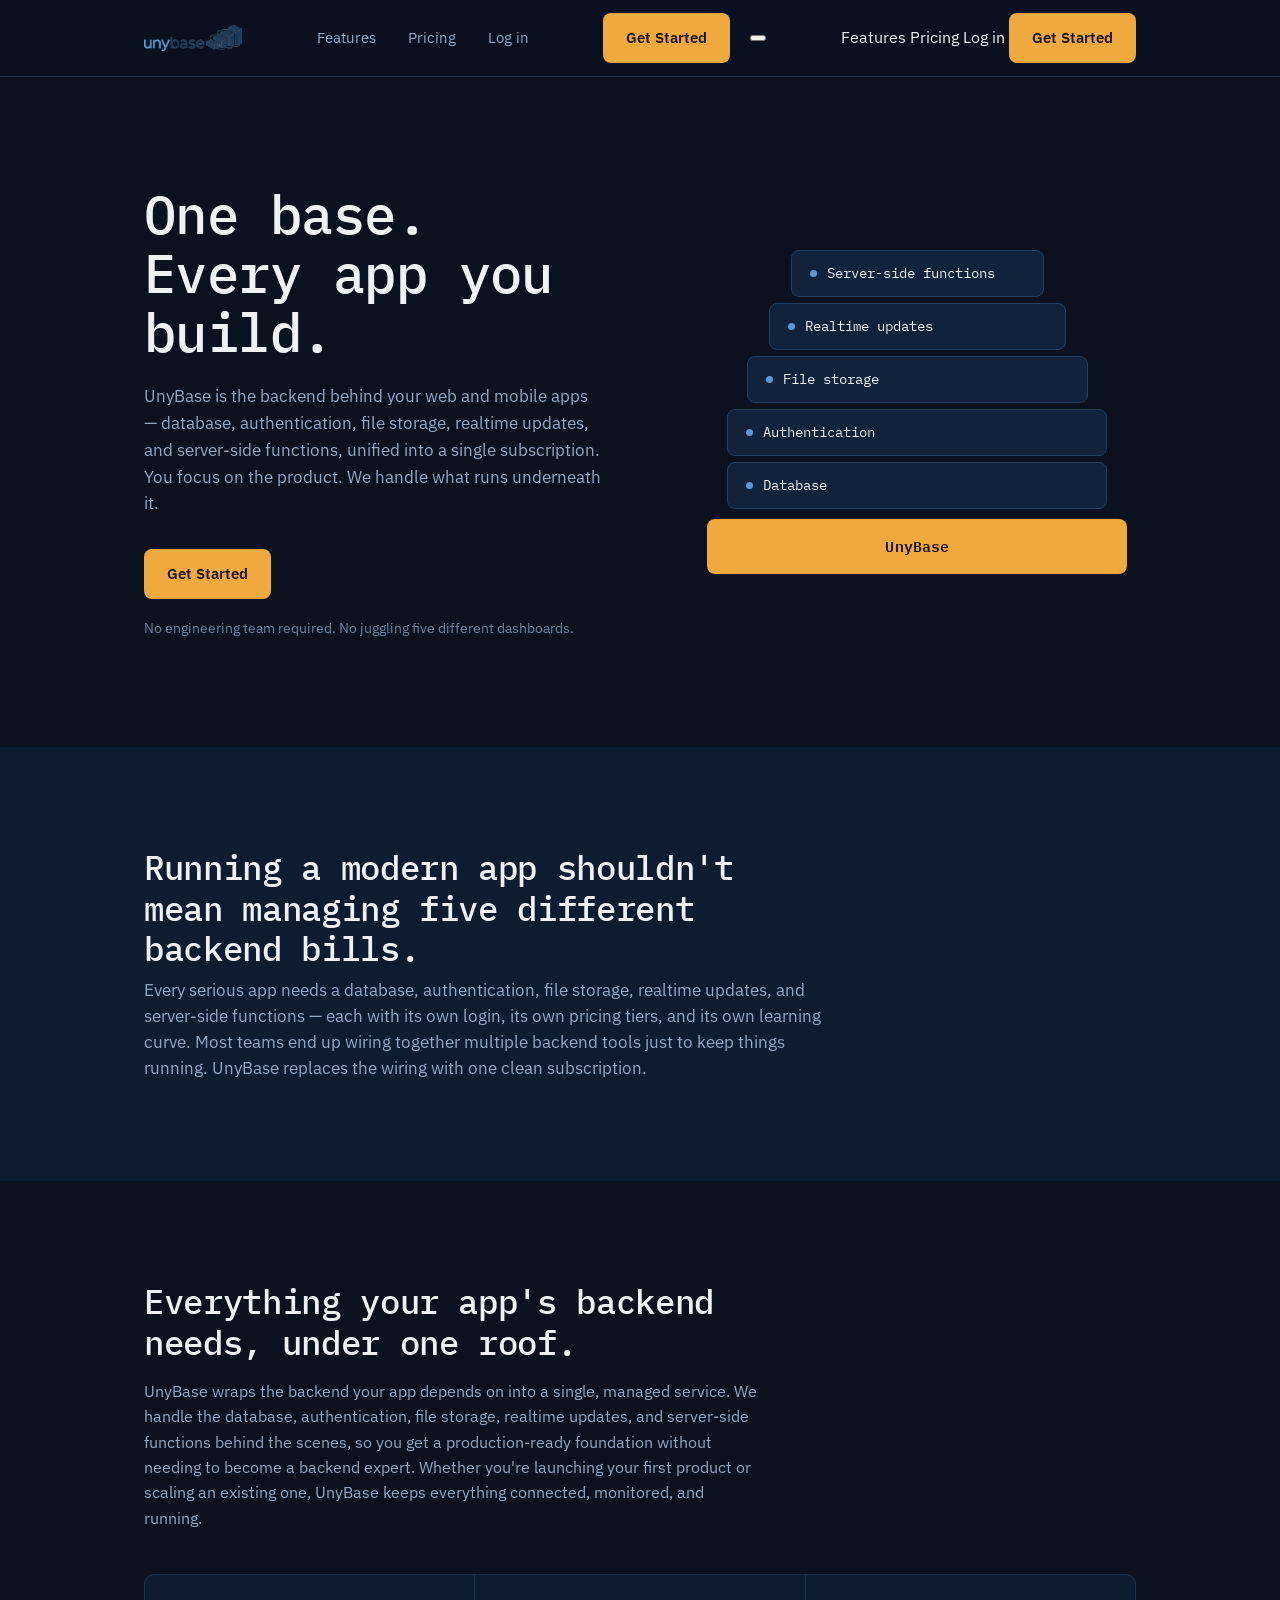
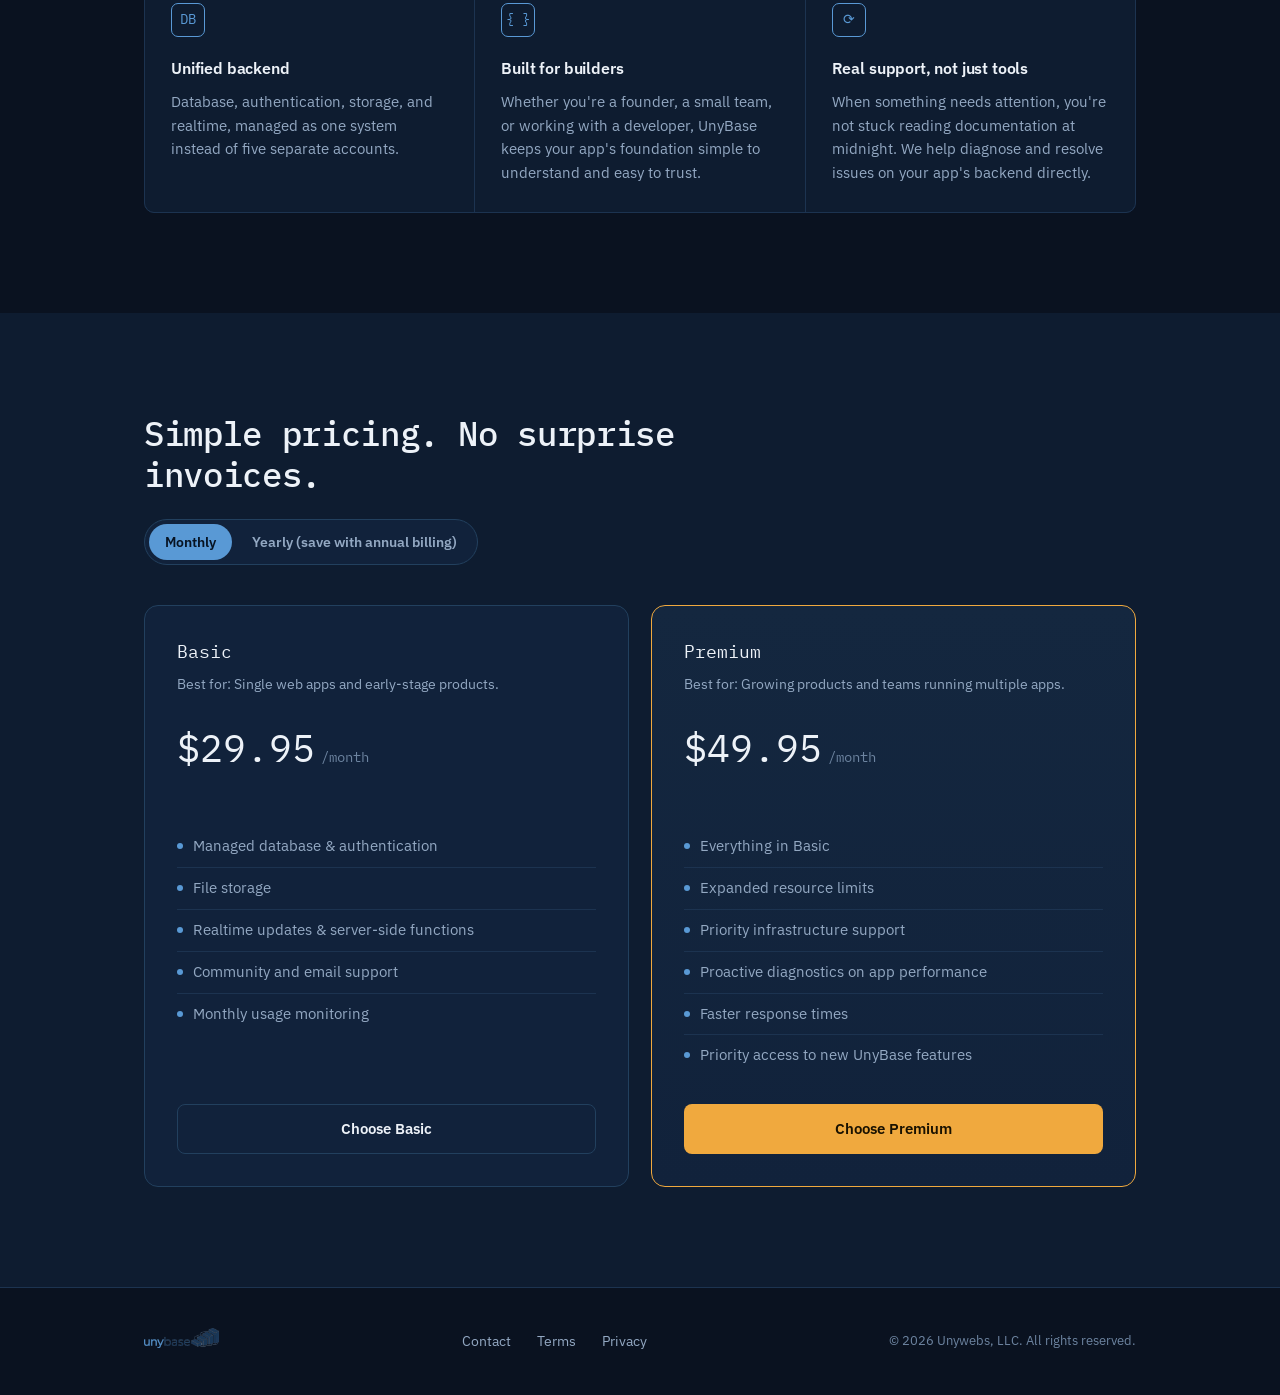
<file: unybase-marketing/index.html>
<!DOCTYPE html>
<html lang="en">
<head>
<meta charset="UTF-8" />
<meta name="viewport" content="width=device-width, initial-scale=1.0" />
<title>UnyBase — One base. Every app you build.</title>
<meta name="description" content="UnyBase is the managed backend behind your web and mobile apps — database, authentication, file storage, realtime updates, and server-side functions, unified into a single subscription." />
<link rel="icon" type="image/png" href="assets/favicon.png" />
<script>document.documentElement.classList.add('js');</script>
<link rel="preconnect" href="https://fonts.googleapis.com" />
<link rel="preconnect" href="https://fonts.gstatic.com" crossorigin />
<link href="https://fonts.googleapis.com/css2?family=IBM+Plex+Mono:wght@400;500;600&family=IBM+Plex+Sans:wght@400;500;600&display=swap" rel="stylesheet" />
<link rel="stylesheet" href="css/style.css" />
</head>
<body>

<header class="site-header">
  <div class="wrap">
    <a class="logo-link" href="#top" aria-label="UnyBase home">
      <img src="assets/logo.png" alt="UnyBase" />
    </a>
    <nav class="nav-links" aria-label="Primary">
      <a class="nav-item" href="#features">Features</a>
      <a class="nav-item" href="#pricing">Pricing</a>
      <a class="nav-item" href="https://unybase.unywebs.com/login">Log in</a>
    </nav>
    <div class="header-actions">
      <a class="btn btn-amber" href="https://unybase.unywebs.com/signup?plan=basic">Get Started</a>
      <button type="button" class="nav-toggle" aria-label="Menu" aria-expanded="false" aria-controls="mobile-nav"><span></span></button>
    </div>
    <nav id="mobile-nav" class="mobile-nav" aria-label="Mobile">
      <a class="nav-item" href="#features">Features</a>
      <a class="nav-item" href="#pricing">Pricing</a>
      <a class="nav-item" href="https://unybase.unywebs.com/login">Log in</a>
      <a class="btn btn-amber" href="https://unybase.unywebs.com/signup?plan=basic">Get Started</a>
    </nav>
  </div>
</header>

<main id="top">

  <!-- Hero -->
  <section class="hero">
    <div class="wrap">
      <div class="hero-copy reveal">
        <h1>One base.<br />Every app you build.</h1>
        <p class="hero-sub">UnyBase is the backend behind your web and mobile apps — database, authentication, file storage, realtime updates, and server-side functions, unified into a single subscription. You focus on the product. We handle what runs underneath it.</p>
        <div class="hero-actions">
          <a class="btn btn-amber" href="https://unybase.unywebs.com/signup?plan=basic">Get Started</a>
        </div>
        <p class="hero-secondary-line">No engineering team required. No juggling five different dashboards.</p>
      </div>

      <div class="hero-visual reveal" aria-hidden="true">
        <div class="stack-diagram">
          <div class="stack-band" style="--w: 58%;"><span class="stack-band-row"><span class="dot"></span>Server-side functions</span></div>
          <div class="stack-band" style="--w: 68%;"><span class="stack-band-row"><span class="dot"></span>Realtime updates</span></div>
          <div class="stack-band" style="--w: 78%;"><span class="stack-band-row"><span class="dot"></span>File storage</span></div>
          <div class="stack-band" style="--w: 89%;"><span class="stack-band-row"><span class="dot"></span>Authentication</span></div>
          <div class="stack-band" style="--w: 100%;"><span class="stack-band-row"><span class="dot"></span>Database</span></div>
          <div class="stack-base">UnyBase</div>
        </div>
      </div>
    </div>
  </section>

  <!-- Problem -->
  <section class="section-alt">
    <div class="wrap">
      <div class="section-head reveal">
        <h2>Running a modern app shouldn't mean managing five different backend bills.</h2>
      </div>
      <p class="problem-body reveal">Every serious app needs a database, authentication, file storage, realtime updates, and server-side functions — each with its own login, its own pricing tiers, and its own learning curve. Most teams end up wiring together multiple backend tools just to keep things running. UnyBase replaces the wiring with one clean subscription.</p>
    </div>
  </section>

  <!-- Solution -->
  <section id="features">
    <div class="wrap">
      <div class="section-head reveal">
        <h2>Everything your app's backend needs, under one roof.</h2>
        <p>UnyBase wraps the backend your app depends on into a single, managed service. We handle the database, authentication, file storage, realtime updates, and server-side functions behind the scenes, so you get a production-ready foundation without needing to become a backend expert. Whether you're launching your first product or scaling an existing one, UnyBase keeps everything connected, monitored, and running.</p>
      </div>

      <div class="feature-grid">
        <div class="feature-panel reveal">
          <div class="feature-mark">DB</div>
          <h3>Unified backend</h3>
          <p>Database, authentication, storage, and realtime, managed as one system instead of five separate accounts.</p>
        </div>
        <div class="feature-panel reveal">
          <div class="feature-mark">{ }</div>
          <h3>Built for builders</h3>
          <p>Whether you're a founder, a small team, or working with a developer, UnyBase keeps your app's foundation simple to understand and easy to trust.</p>
        </div>
        <div class="feature-panel reveal">
          <div class="feature-mark">⟳</div>
          <h3>Real support, not just tools</h3>
          <p>When something needs attention, you're not stuck reading documentation at midnight. We help diagnose and resolve issues on your app's backend directly.</p>
        </div>
      </div>
    </div>
  </section>

  <!-- Pricing -->
  <section id="pricing" class="section-alt">
    <div class="wrap">
      <div class="pricing-head-row reveal">
        <div class="section-head">
          <h2>Simple pricing. No surprise invoices.</h2>
        </div>
        <div class="billing-toggle" role="group" aria-label="Billing cycle">
          <button type="button" data-cycle="monthly" class="is-active">Monthly</button>
          <button type="button" data-cycle="yearly">Yearly (save with annual billing)</button>
        </div>
      </div>

      <div class="plan-grid">

        <div class="plan-card reveal" data-plan="basic">
          <div class="plan-name">Basic</div>
          <p class="plan-for">Best for: Single web apps and early-stage products.</p>
          <div class="plan-price">
            <span class="amount" data-role="amount">$29.95</span>
            <span class="cycle" data-role="cycle">/month</span>
          </div>
          <p class="plan-yearly-note" data-role="yearlynote"></p>
          <ul class="plan-list">
            <li>Managed database &amp; authentication</li>
            <li>File storage</li>
            <li>Realtime updates &amp; server-side functions</li>
            <li>Community and email support</li>
            <li>Monthly usage monitoring</li>
          </ul>
          <a class="btn btn-outline btn-block" data-role="choose" href="https://unybase.unywebs.com/signup?plan=basic">Choose Basic</a>
        </div>

        <div class="plan-card is-premium reveal" data-plan="premium">
          <div class="plan-name">Premium</div>
          <p class="plan-for">Best for: Growing products and teams running multiple apps.</p>
          <div class="plan-price">
            <span class="amount" data-role="amount">$49.95</span>
            <span class="cycle" data-role="cycle">/month</span>
          </div>
          <p class="plan-yearly-note" data-role="yearlynote"></p>
          <ul class="plan-list">
            <li>Everything in Basic</li>
            <li>Expanded resource limits</li>
            <li>Priority infrastructure support</li>
            <li>Proactive diagnostics on app performance</li>
            <li>Faster response times</li>
            <li>Priority access to new UnyBase features</li>
          </ul>
          <a class="btn btn-amber btn-block" data-role="choose" href="https://unybase.unywebs.com/signup?plan=premium">Choose Premium</a>
        </div>

      </div>
    </div>
  </section>

</main>

<footer class="site-footer">
  <div class="wrap">
    <div class="footer-logo"><img src="assets/logo.png" alt="UnyBase" /></div>
    <nav class="footer-links" aria-label="Footer">
      <a href="#">Contact</a>
      <a href="#">Terms</a>
      <a href="#">Privacy</a>
    </nav>
    <p class="footer-copy">© 2026 Unywebs, LLC. All rights reserved.</p>
  </div>
</footer>

<script src="js/config.js"></script>
<script src="js/main.js"></script>
</body>
</html>
</file>
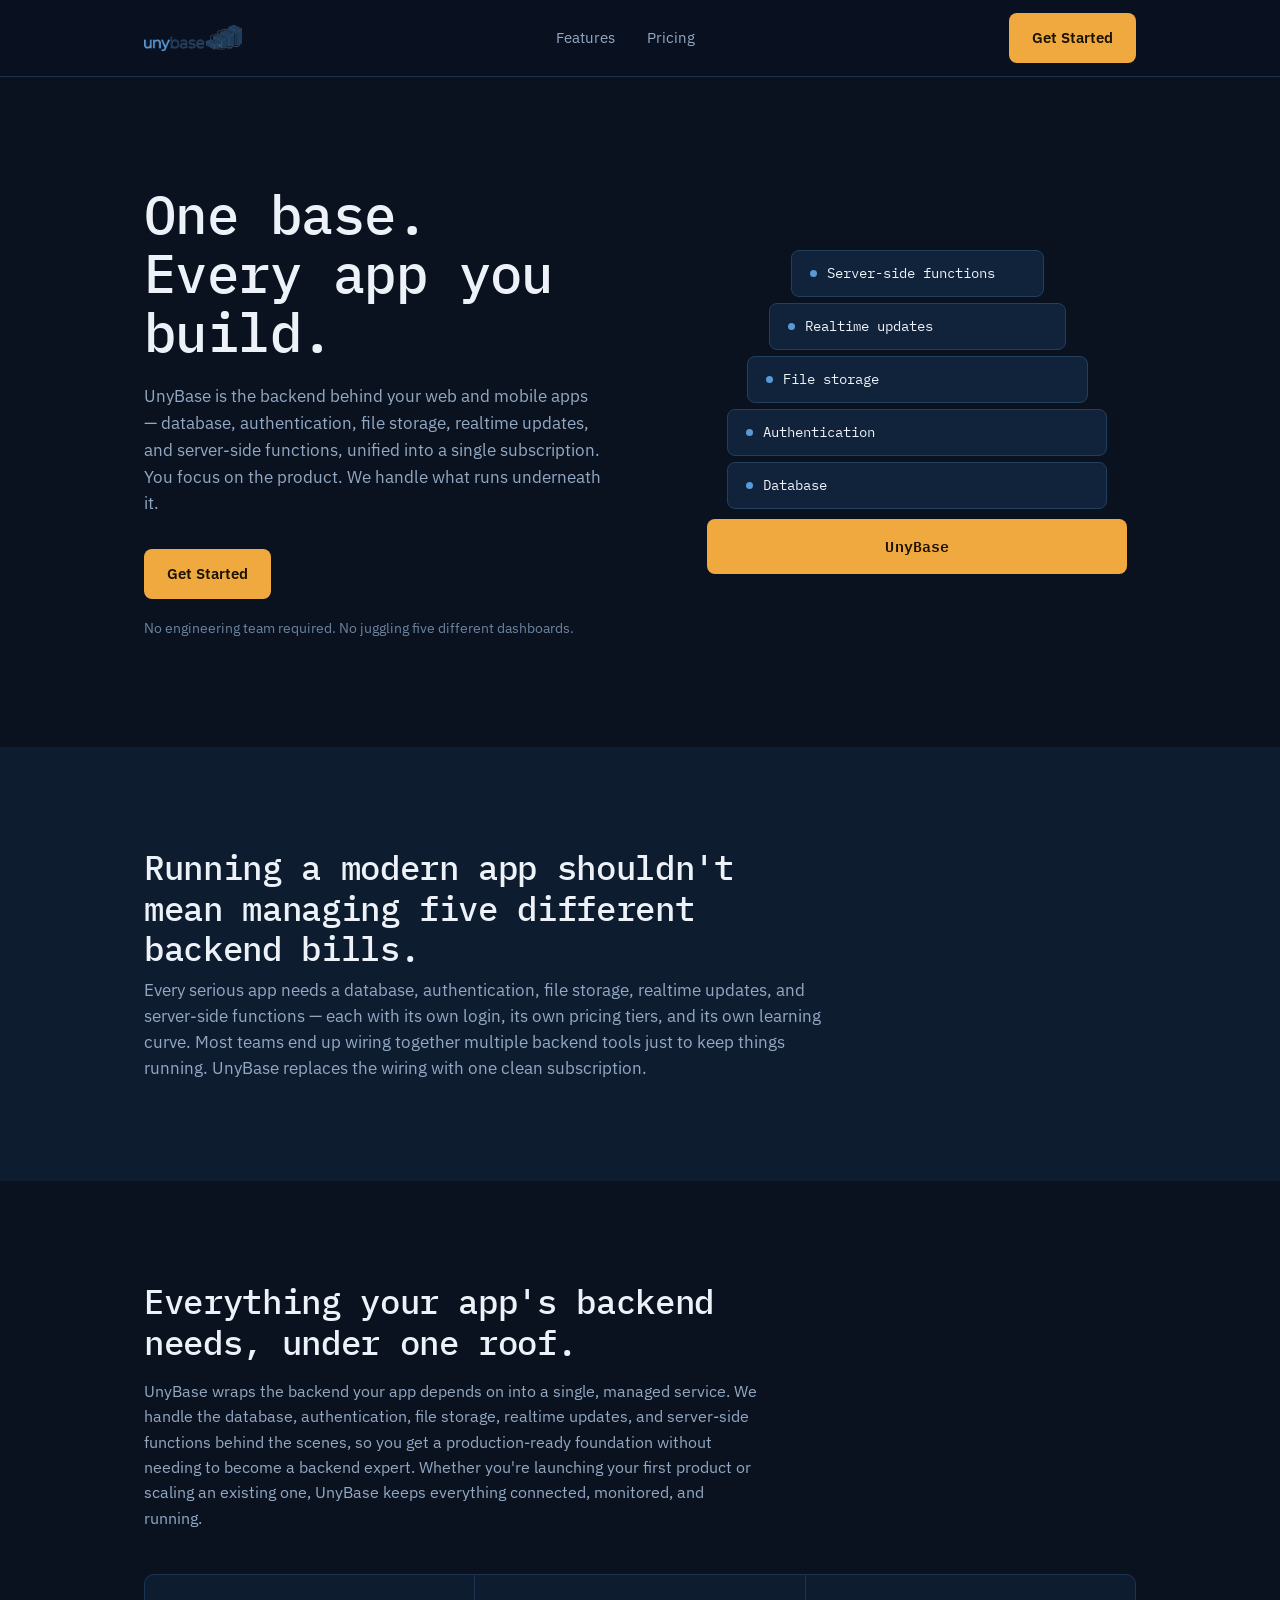
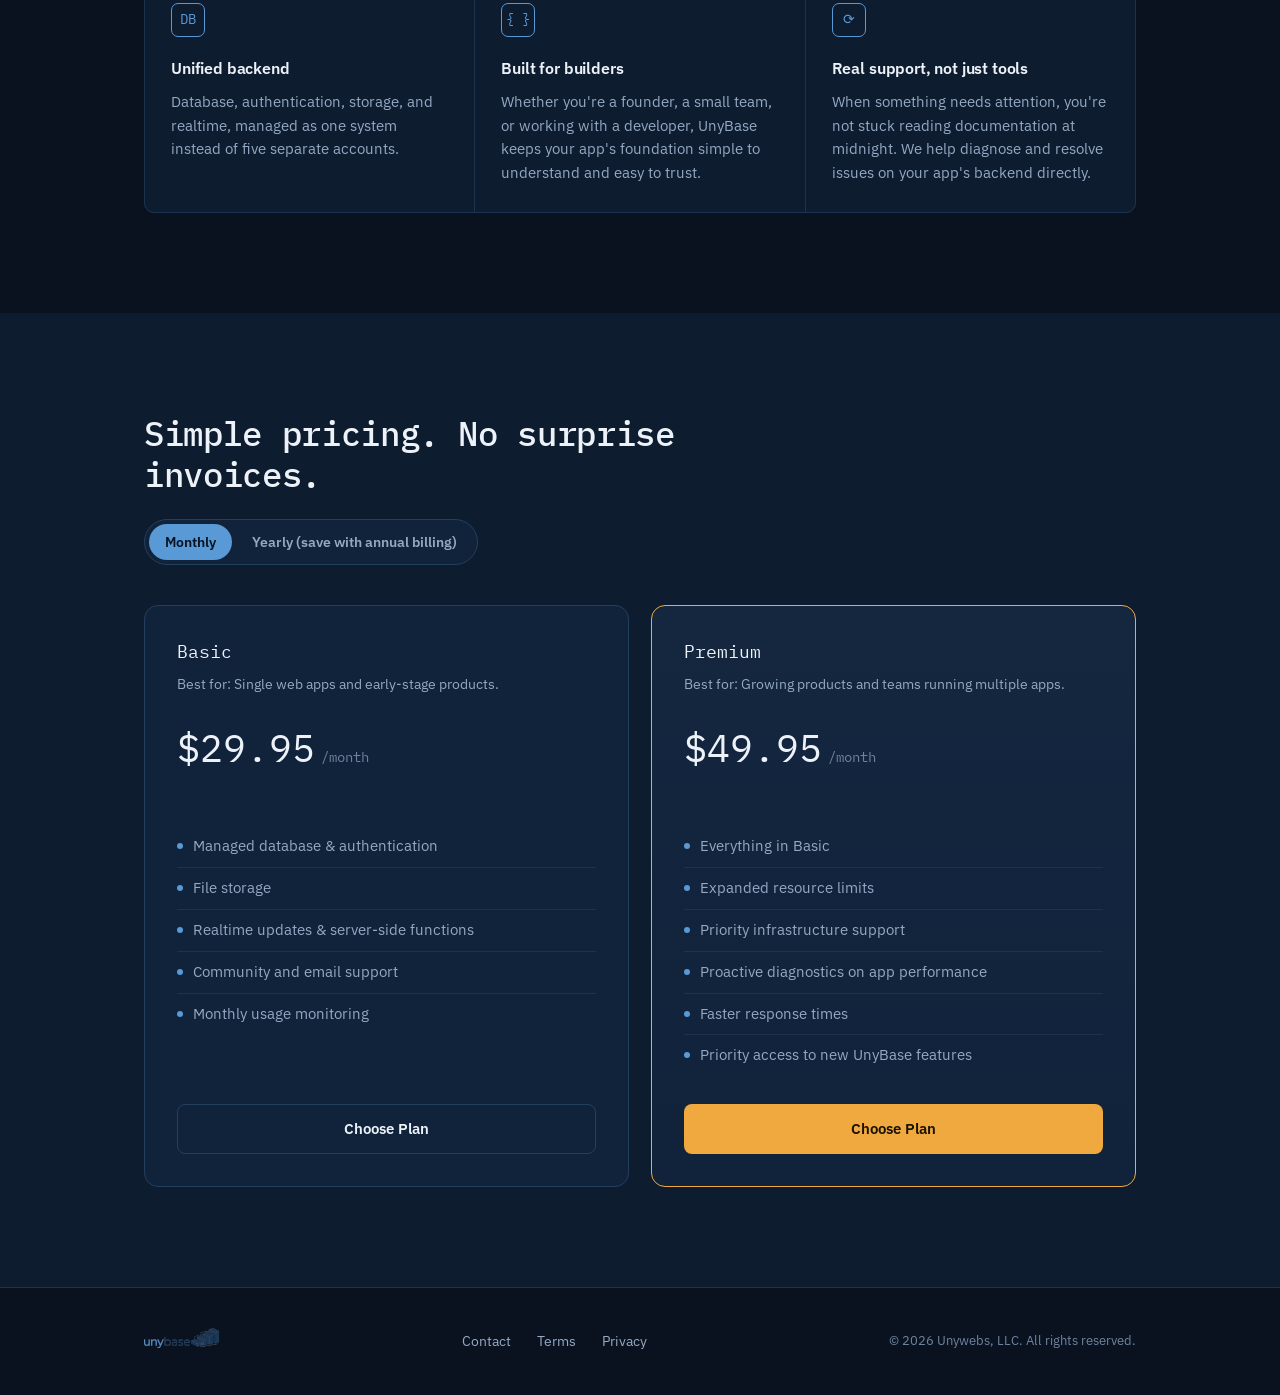
<file: unybase/index.html>
<!DOCTYPE html>
<html lang="en">
<head>
<meta charset="UTF-8" />
<meta name="viewport" content="width=device-width, initial-scale=1.0" />
<title>UnyBase — One base. Every app you build.</title>
<meta name="description" content="UnyBase is the managed backend behind your web and mobile apps — database, authentication, file storage, realtime updates, and server-side functions, unified into a single subscription." />
<link rel="icon" type="image/png" href="assets/favicon.png" />
<script>document.documentElement.classList.add('js');</script>
<link rel="preconnect" href="https://fonts.googleapis.com" />
<link rel="preconnect" href="https://fonts.gstatic.com" crossorigin />
<link href="https://fonts.googleapis.com/css2?family=IBM+Plex+Mono:wght@400;500;600&family=IBM+Plex+Sans:wght@400;500;600&display=swap" rel="stylesheet" />
<link rel="stylesheet" href="css/style.css" />
</head>
<body>

<header class="site-header">
  <div class="wrap">
    <a class="logo-link" href="#top" aria-label="UnyBase home">
      <img src="assets/logo.png" alt="UnyBase" />
    </a>
    <nav class="nav-links" aria-label="Primary">
      <a class="nav-item" href="#features">Features</a>
      <a class="nav-item" href="#pricing">Pricing</a>
    </nav>
    <div class="header-actions">
      <a class="btn btn-amber" href="checkout.html?plan=basic&cycle=monthly">Get Started</a>
      <button type="button" class="nav-toggle" aria-label="Menu" aria-expanded="false" aria-controls="mobile-nav"><span></span></button>
    </div>
    <nav id="mobile-nav" class="mobile-nav" aria-label="Mobile">
      <a class="nav-item" href="#features">Features</a>
      <a class="nav-item" href="#pricing">Pricing</a>
      <a class="btn btn-amber" href="checkout.html?plan=basic&cycle=monthly">Get Started</a>
    </nav>
  </div>
</header>

<main id="top">

  <!-- Hero -->
  <section class="hero">
    <div class="wrap">
      <div class="hero-copy reveal">
        <h1>One base.<br />Every app you build.</h1>
        <p class="hero-sub">UnyBase is the backend behind your web and mobile apps — database, authentication, file storage, realtime updates, and server-side functions, unified into a single subscription. You focus on the product. We handle what runs underneath it.</p>
        <div class="hero-actions">
          <a class="btn btn-amber" href="checkout.html?plan=basic&cycle=monthly">Get Started</a>
        </div>
        <p class="hero-secondary-line">No engineering team required. No juggling five different dashboards.</p>
      </div>

      <div class="hero-visual reveal" aria-hidden="true">
        <div class="stack-diagram">
          <div class="stack-band" style="--w: 58%;"><span class="stack-band-row"><span class="dot"></span>Server-side functions</span></div>
          <div class="stack-band" style="--w: 68%;"><span class="stack-band-row"><span class="dot"></span>Realtime updates</span></div>
          <div class="stack-band" style="--w: 78%;"><span class="stack-band-row"><span class="dot"></span>File storage</span></div>
          <div class="stack-band" style="--w: 89%;"><span class="stack-band-row"><span class="dot"></span>Authentication</span></div>
          <div class="stack-band" style="--w: 100%;"><span class="stack-band-row"><span class="dot"></span>Database</span></div>
          <div class="stack-base">UnyBase</div>
        </div>
      </div>
    </div>
  </section>

  <!-- Problem -->
  <section class="section-alt">
    <div class="wrap">
      <div class="section-head reveal">
        <h2>Running a modern app shouldn't mean managing five different backend bills.</h2>
      </div>
      <p class="problem-body reveal">Every serious app needs a database, authentication, file storage, realtime updates, and server-side functions — each with its own login, its own pricing tiers, and its own learning curve. Most teams end up wiring together multiple backend tools just to keep things running. UnyBase replaces the wiring with one clean subscription.</p>
    </div>
  </section>

  <!-- Solution -->
  <section id="features">
    <div class="wrap">
      <div class="section-head reveal">
        <h2>Everything your app's backend needs, under one roof.</h2>
        <p>UnyBase wraps the backend your app depends on into a single, managed service. We handle the database, authentication, file storage, realtime updates, and server-side functions behind the scenes, so you get a production-ready foundation without needing to become a backend expert. Whether you're launching your first product or scaling an existing one, UnyBase keeps everything connected, monitored, and running.</p>
      </div>

      <div class="feature-grid">
        <div class="feature-panel reveal">
          <div class="feature-mark">DB</div>
          <h3>Unified backend</h3>
          <p>Database, authentication, storage, and realtime, managed as one system instead of five separate accounts.</p>
        </div>
        <div class="feature-panel reveal">
          <div class="feature-mark">{ }</div>
          <h3>Built for builders</h3>
          <p>Whether you're a founder, a small team, or working with a developer, UnyBase keeps your app's foundation simple to understand and easy to trust.</p>
        </div>
        <div class="feature-panel reveal">
          <div class="feature-mark">⟳</div>
          <h3>Real support, not just tools</h3>
          <p>When something needs attention, you're not stuck reading documentation at midnight. We help diagnose and resolve issues on your app's backend directly.</p>
        </div>
      </div>
    </div>
  </section>

  <!-- Pricing -->
  <section id="pricing" class="section-alt">
    <div class="wrap">
      <div class="pricing-head-row reveal">
        <div class="section-head">
          <h2>Simple pricing. No surprise invoices.</h2>
        </div>
        <div class="billing-toggle" role="group" aria-label="Billing cycle">
          <button type="button" data-cycle="monthly" class="is-active">Monthly</button>
          <button type="button" data-cycle="yearly">Yearly (save with annual billing)</button>
        </div>
      </div>

      <div class="plan-grid">

        <div class="plan-card reveal" data-plan="basic">
          <div class="plan-name">Basic</div>
          <p class="plan-for">Best for: Single web apps and early-stage products.</p>
          <div class="plan-price">
            <span class="amount" data-role="amount">$29.95</span>
            <span class="cycle" data-role="cycle">/month</span>
          </div>
          <p class="plan-yearly-note" data-role="yearlynote"></p>
          <ul class="plan-list">
            <li>Managed database &amp; authentication</li>
            <li>File storage</li>
            <li>Realtime updates &amp; server-side functions</li>
            <li>Community and email support</li>
            <li>Monthly usage monitoring</li>
          </ul>
          <a class="btn btn-outline btn-block" data-role="choose" href="checkout.html?plan=basic&cycle=monthly">Choose Plan</a>
        </div>

        <div class="plan-card is-premium reveal" data-plan="premium">
          <div class="plan-name">Premium</div>
          <p class="plan-for">Best for: Growing products and teams running multiple apps.</p>
          <div class="plan-price">
            <span class="amount" data-role="amount">$49.95</span>
            <span class="cycle" data-role="cycle">/month</span>
          </div>
          <p class="plan-yearly-note" data-role="yearlynote"></p>
          <ul class="plan-list">
            <li>Everything in Basic</li>
            <li>Expanded resource limits</li>
            <li>Priority infrastructure support</li>
            <li>Proactive diagnostics on app performance</li>
            <li>Faster response times</li>
            <li>Priority access to new UnyBase features</li>
          </ul>
          <a class="btn btn-amber btn-block" data-role="choose" href="checkout.html?plan=premium&cycle=monthly">Choose Plan</a>
        </div>

      </div>
    </div>
  </section>

</main>

<footer class="site-footer">
  <div class="wrap">
    <div class="footer-logo"><img src="assets/logo.png" alt="UnyBase" /></div>
    <nav class="footer-links" aria-label="Footer">
      <a href="#">Contact</a>
      <a href="#">Terms</a>
      <a href="#">Privacy</a>
    </nav>
    <p class="footer-copy">© 2026 Unywebs, LLC. All rights reserved.</p>
  </div>
</footer>

<script src="js/config.js"></script>
<script src="js/main.js"></script>
</body>
</html>
</file>
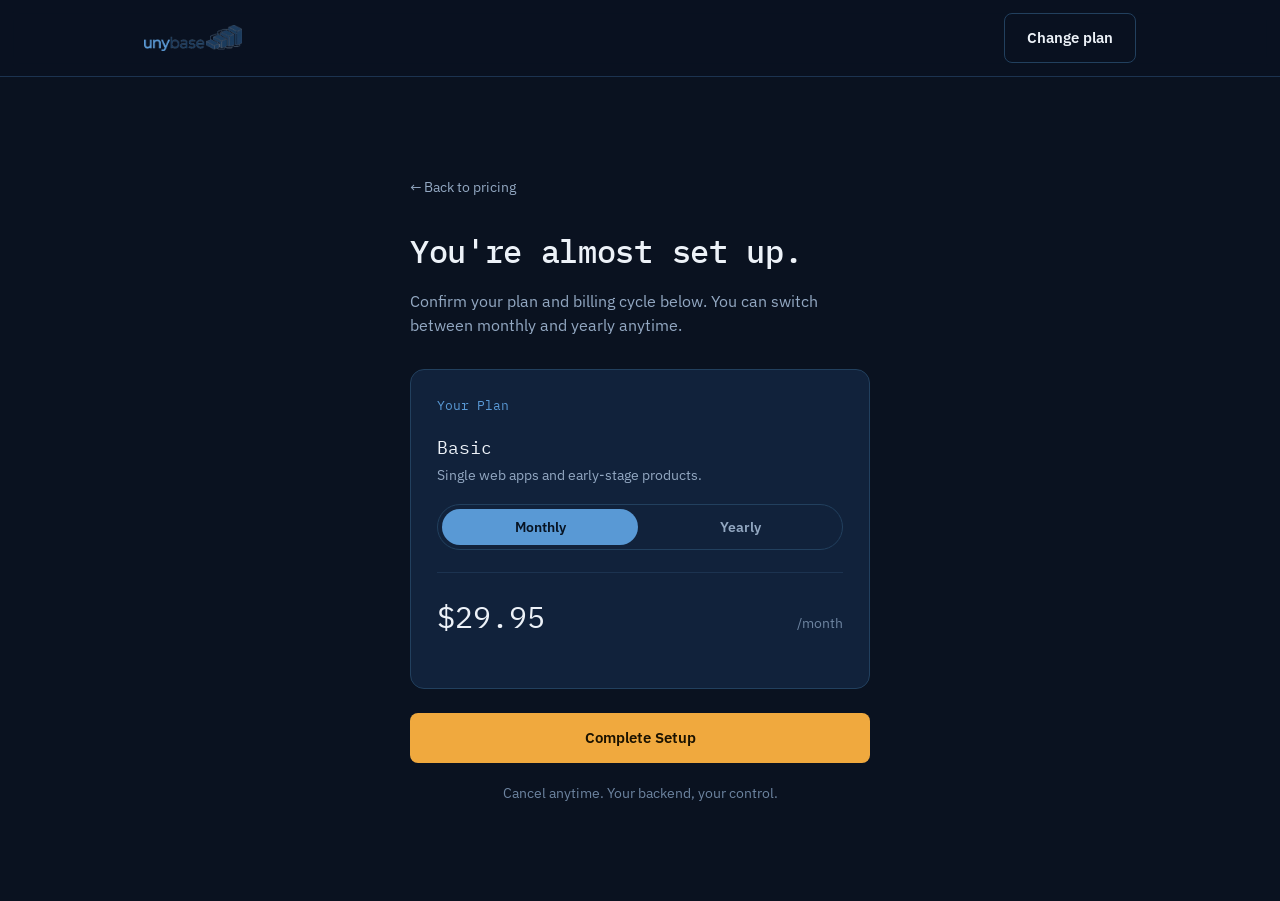
<file: unybase/checkout.html>
<!DOCTYPE html>
<html lang="en">
<head>
<meta charset="UTF-8" />
<meta name="viewport" content="width=device-width, initial-scale=1.0" />
<title>Checkout — UnyBase</title>
<meta name="description" content="Confirm your UnyBase plan and billing cycle." />
<link rel="icon" type="image/png" href="assets/favicon.png" />
<script>document.documentElement.classList.add('js');</script>
<link rel="preconnect" href="https://fonts.googleapis.com" />
<link rel="preconnect" href="https://fonts.gstatic.com" crossorigin />
<link href="https://fonts.googleapis.com/css2?family=IBM+Plex+Mono:wght@400;500;600&family=IBM+Plex+Sans:wght@400;500;600&display=swap" rel="stylesheet" />
<link rel="stylesheet" href="css/style.css" />
</head>
<body>

<header class="site-header">
  <div class="wrap">
    <a class="logo-link" href="index.html" aria-label="UnyBase home">
      <img src="assets/logo.png" alt="UnyBase" />
    </a>
    <div class="header-actions">
      <a class="btn btn-outline" href="index.html#pricing">Change plan</a>
    </div>
  </div>
</header>

<main class="checkout-shell" data-checkout-root>
  <div class="checkout-card reveal">
    <a class="checkout-back" href="index.html#pricing">← Back to pricing</a>

    <h1>You're almost set up.</h1>
    <p class="checkout-sub">Confirm your plan and billing cycle below. You can switch between monthly and yearly anytime.</p>

    <div class="order-summary">
      <div class="order-summary-label">Your Plan</div>

      <div class="order-plan-row">
        <div>
          <div class="order-plan-name" data-role="plan-name">Standard</div>
          <p class="order-plan-desc" data-role="plan-desc">Single web apps and early-stage products.</p>
        </div>
      </div>

      <div class="billing-toggle" role="group" aria-label="Billing cycle">
        <button type="button" data-cycle="monthly" class="is-active">Monthly</button>
        <button type="button" data-cycle="yearly">Yearly</button>
      </div>

      <div class="order-price-row">
        <span class="amount" data-role="amount">$29.95</span>
        <span class="cycle" data-role="cycle">/month</span>
      </div>
      <p class="plan-yearly-note" data-role="yearlynote" style="text-align:right;"></p>
    </div>

    <a class="btn btn-amber btn-block" style="margin-top:24px;" href="#" data-role="complete-setup" aria-disabled="true">Complete Setup</a>
    <p class="checkout-sub" style="margin-top:10px; font-size:0.82rem; display:none;" data-role="placeholder-note">Payment link not available for this plan yet — check back shortly.</p>

    <p class="trust-line">Cancel anytime. Your backend, your control.</p>
  </div>
</main>

<script src="js/config.js"></script>
<script src="js/main.js"></script>
</body>
</html>
</file>
<file: unybase-marketing/css/style.css>
/* ============================================================
   UnyBase — shared stylesheet (landing + checkout)
   Type: IBM Plex Mono (display) + IBM Plex Sans (body)
   Palette pulled from the UnyBase mark: deep navy + sky blue,
   warm amber as the single bright accent.
   ============================================================ */

:root {
  --ink: #0a1220;
  --ink-2: #0e1c30;
  --panel: #11223b;
  --panel-2: #14273f;
  --panel-border: #22405e;
  --line: #1c3350;
  --navy: #1b3c5d;
  --sky: #5999d5;
  --sky-soft: rgba(89, 153, 213, 0.14);
  --amber: #f0a93e;
  --amber-hover: #ffbf63;
  --paper: #edf2f8;
  --muted: #93a8c2;
  --muted-2: #6d84a0;

  --font-display: "IBM Plex Mono", ui-monospace, "SFMono-Regular", Menlo, monospace;
  --font-body: "IBM Plex Sans", -apple-system, BlinkMacSystemFont, "Segoe UI", sans-serif;

  --content-w: 1120px;
  --pad: clamp(20px, 5vw, 64px);
  --radius: 10px;
}

* { box-sizing: border-box; }
html { scroll-behavior: smooth; }

body {
  margin: 0;
  background: var(--ink);
  color: var(--paper);
  font-family: var(--font-body);
  font-size: 16px;
  line-height: 1.55;
  -webkit-font-smoothing: antialiased;
}

@media (prefers-reduced-motion: reduce) {
  html { scroll-behavior: auto; }
  * { animation-duration: 0.001ms !important; transition-duration: 0.001ms !important; }
}

a { color: inherit; text-decoration: none; }

:focus-visible {
  outline: 2px solid var(--amber);
  outline-offset: 3px;
  border-radius: 4px;
}

.wrap {
  max-width: var(--content-w);
  margin: 0 auto;
  padding-left: var(--pad);
  padding-right: var(--pad);
}

h1, h2, h3 {
  font-family: var(--font-display);
  font-weight: 500;
  letter-spacing: -0.01em;
  margin: 0;
  color: var(--paper);
}

p { margin: 0; }

.muted { color: var(--muted); }

.eyebrow-label {
  font-family: var(--font-display);
  font-size: 0.8rem;
  color: var(--sky);
}

/* ---------- Buttons ---------- */

.btn {
  display: inline-flex;
  align-items: center;
  justify-content: center;
  gap: 8px;
  font-family: var(--font-body);
  font-weight: 600;
  font-size: 0.95rem;
  padding: 12px 22px;
  border-radius: 8px;
  border: 1px solid transparent;
  cursor: pointer;
  transition: background 0.15s ease, border-color 0.15s ease, transform 0.1s ease;
  white-space: nowrap;
}

.btn:active { transform: translateY(1px); }

.btn-amber {
  background: var(--amber);
  color: #1a1200;
}
.btn-amber:hover { background: var(--amber-hover); }

.btn-outline {
  background: transparent;
  border-color: var(--panel-border);
  color: var(--paper);
}
.btn-outline:hover { border-color: var(--sky); color: var(--sky); }

.btn-block { width: 100%; }

.btn[aria-disabled="true"] {
  opacity: 0.55;
  cursor: not-allowed;
}

/* ---------- Header ---------- */

.site-header {
  position: sticky;
  top: 0;
  z-index: 40;
  background: rgba(10, 18, 32, 0.85);
  backdrop-filter: saturate(140%) blur(10px);
  border-bottom: 1px solid var(--line);
}

.site-header .wrap {
  display: flex;
  align-items: center;
  justify-content: space-between;
  height: 76px;
}

.logo-link { display: flex; align-items: center; }
.logo-link img { height: 26px; width: auto; display: block; }

.nav-links {
  display: flex;
  align-items: center;
  gap: 32px;
}

.nav-links a.nav-item {
  font-size: 0.95rem;
  color: var(--muted);
  transition: color 0.15s ease;
}
.nav-links a.nav-item:hover { color: var(--paper); }

.header-actions { display: flex; align-items: center; gap: 20px; }

/* ---------- Hero ---------- */

.hero {
  padding-top: clamp(56px, 9vw, 108px);
  padding-bottom: clamp(56px, 9vw, 108px);
}

.hero .wrap {
  display: grid;
  grid-template-columns: 1.05fr 0.95fr;
  gap: clamp(32px, 6vw, 72px);
  align-items: center;
}

.hero h1 {
  font-size: clamp(2.3rem, 5vw, 3.4rem);
  line-height: 1.08;
}

.hero-sub {
  margin-top: 22px;
  max-width: 46ch;
  font-size: 1.08rem;
  color: var(--muted);
}

.hero-actions {
  margin-top: 32px;
  display: flex;
  align-items: center;
  gap: 20px;
  flex-wrap: wrap;
}

.hero-secondary-line {
  margin-top: 18px;
  font-size: 0.9rem;
  color: var(--muted-2);
}

/* ---------- Hero stack diagram ---------- */

.stack-diagram {
  display: flex;
  flex-direction: column;
  align-items: center;
  gap: 6px;
  padding: 12px 0;
}

.stack-band {
  --w: 100%;
  width: var(--w);
  max-width: 380px;
  border: 1px solid var(--panel-border);
  background: var(--panel);
  border-radius: 8px;
  padding: 12px 18px;
  display: flex;
  align-items: center;
  justify-content: space-between;
  font-family: var(--font-display);
  font-size: 0.85rem;
  color: var(--paper);
}

.stack-band span.dot {
  width: 7px;
  height: 7px;
  border-radius: 50%;
  background: var(--sky);
  flex-shrink: 0;
  margin-right: 10px;
}

.stack-band-row { display: flex; align-items: center; }

.stack-base {
  margin-top: 4px;
  width: 100%;
  max-width: 420px;
  background: var(--amber);
  color: #1a1200;
  border: none;
  border-radius: 8px;
  padding: 16px 18px;
  font-family: var(--font-display);
  font-weight: 600;
  font-size: 0.95rem;
  text-align: center;
  letter-spacing: 0.01em;
}

/* ---------- Section rhythm ---------- */

section { padding-top: clamp(56px, 8vw, 100px); padding-bottom: clamp(56px, 8vw, 100px); }

.section-alt { background: var(--ink-2); }

.section-head {
  max-width: 640px;
}

.section-head h2 {
  font-size: clamp(1.6rem, 3.4vw, 2.15rem);
  line-height: 1.18;
}

.section-head p {
  margin-top: 16px;
  color: var(--muted);
  font-size: 1.02rem;
  max-width: 62ch;
}

/* ---------- Problem section ---------- */

.problem-body {
  margin-top: 8px;
  max-width: 680px;
  color: var(--muted);
  font-size: 1.05rem;
}

/* ---------- Solution features ---------- */

.feature-grid {
  margin-top: 44px;
  display: grid;
  grid-template-columns: repeat(3, 1fr);
  gap: 1px;
  background: var(--line);
  border: 1px solid var(--line);
  border-radius: var(--radius);
  overflow: hidden;
}

.feature-panel {
  background: var(--ink-2);
  padding: 28px 26px;
}

.section-alt .feature-panel { background: var(--panel); }

.feature-mark {
  width: 34px;
  height: 34px;
  border-radius: 7px;
  border: 1px solid var(--sky);
  display: flex;
  align-items: center;
  justify-content: center;
  color: var(--sky);
  font-family: var(--font-display);
  font-size: 0.85rem;
  margin-bottom: 18px;
}

.feature-panel h3 {
  font-size: 1.02rem;
  font-weight: 600;
  font-family: var(--font-body);
}

.feature-panel p {
  margin-top: 10px;
  color: var(--muted);
  font-size: 0.95rem;
}

/* ---------- Pricing ---------- */

.pricing-head-row {
  display: flex;
  align-items: flex-end;
  justify-content: space-between;
  flex-wrap: wrap;
  gap: 24px;
}

.billing-toggle {
  display: inline-flex;
  align-items: center;
  background: var(--panel);
  border: 1px solid var(--panel-border);
  border-radius: 999px;
  padding: 4px;
  gap: 4px;
}

.billing-toggle button {
  font-family: var(--font-body);
  font-size: 0.88rem;
  font-weight: 600;
  color: var(--muted);
  background: transparent;
  border: none;
  border-radius: 999px;
  padding: 9px 16px;
  cursor: pointer;
  transition: background 0.15s ease, color 0.15s ease;
}

.billing-toggle button.is-active {
  background: var(--sky);
  color: #071322;
}

.plan-grid {
  margin-top: 40px;
  display: grid;
  grid-template-columns: repeat(2, 1fr);
  gap: 22px;
}

.plan-card {
  border: 1px solid var(--panel-border);
  background: var(--panel);
  border-radius: 14px;
  padding: 32px;
  display: flex;
  flex-direction: column;
}

.plan-card.is-premium {
  border-color: var(--amber);
  background: linear-gradient(180deg, var(--panel-2), var(--panel));
}

.plan-name {
  font-family: var(--font-display);
  font-size: 1.1rem;
}

.plan-for {
  margin-top: 8px;
  color: var(--muted);
  font-size: 0.9rem;
}

.plan-price {
  margin-top: 24px;
  display: flex;
  align-items: baseline;
  gap: 6px;
  font-family: var(--font-display);
}

.plan-price .amount { font-size: 2.4rem; color: var(--paper); }
.plan-price .cycle { color: var(--muted-2); font-size: 0.9rem; }

.plan-yearly-note {
  margin-top: 6px;
  font-size: 0.82rem;
  color: var(--sky);
  min-height: 1.2em;
}

.plan-list {
  list-style: none;
  margin: 26px 0 0;
  padding: 0;
  flex-grow: 1;
}

.plan-list li {
  display: flex;
  align-items: flex-start;
  gap: 10px;
  padding: 9px 0;
  border-top: 1px solid var(--line);
  font-size: 0.92rem;
  color: var(--muted);
}
.plan-list li:first-child { border-top: none; }

.plan-list li::before {
  content: "";
  width: 6px;
  height: 6px;
  border-radius: 50%;
  background: var(--sky);
  margin-top: 8px;
  flex-shrink: 0;
}

.plan-card .btn { margin-top: 28px; }

/* ---------- Footer ---------- */

.site-footer {
  border-top: 1px solid var(--line);
  padding-top: 40px;
  padding-bottom: 40px;
}

.site-footer .wrap {
  display: flex;
  align-items: center;
  justify-content: space-between;
  flex-wrap: wrap;
  gap: 20px;
}

.footer-logo img { height: 20px; opacity: 0.9; }

.footer-links { display: flex; gap: 26px; }
.footer-links a { color: var(--muted); font-size: 0.9rem; }
.footer-links a:hover { color: var(--paper); }

.footer-copy { color: var(--muted-2); font-size: 0.82rem; }

/* ---------- Checkout page ---------- */

.checkout-shell {
  min-height: calc(100vh - 76px);
  display: flex;
  align-items: center;
  justify-content: center;
  padding: 48px var(--pad);
}

.checkout-card {
  width: 100%;
  max-width: 460px;
}

.checkout-card h1 {
  font-size: clamp(1.6rem, 3.6vw, 2rem);
}

.checkout-sub {
  margin-top: 12px;
  color: var(--muted);
  font-size: 0.98rem;
}

.order-summary {
  margin-top: 32px;
  border: 1px solid var(--panel-border);
  background: var(--panel);
  border-radius: 14px;
  padding: 26px;
}

.order-summary-label {
  font-family: var(--font-display);
  font-size: 0.82rem;
  color: var(--sky);
}

.order-plan-row {
  margin-top: 16px;
  display: flex;
  align-items: center;
  justify-content: space-between;
}

.order-plan-name {
  font-family: var(--font-display);
  font-size: 1.15rem;
}

.order-plan-desc {
  margin-top: 4px;
  color: var(--muted);
  font-size: 0.86rem;
}

.order-summary .billing-toggle { margin-top: 18px; width: 100%; }
.order-summary .billing-toggle button { flex: 1; }

.order-price-row {
  margin-top: 22px;
  padding-top: 20px;
  border-top: 1px solid var(--line);
  display: flex;
  align-items: baseline;
  justify-content: space-between;
}

.order-price-row .amount {
  font-family: var(--font-display);
  font-size: 1.9rem;
}

.order-price-row .cycle { color: var(--muted-2); font-size: 0.85rem; }

.trust-line {
  margin-top: 20px;
  text-align: center;
  color: var(--muted-2);
  font-size: 0.85rem;
}

.checkout-back {
  display: inline-flex;
  align-items: center;
  gap: 6px;
  color: var(--muted);
  font-size: 0.88rem;
  margin-bottom: 28px;
}
.checkout-back:hover { color: var(--sky); }

/* ---------- Responsive ---------- */

@media (max-width: 860px) {
  .nav-links { display: none; }
  .hero .wrap { grid-template-columns: 1fr; }
  .stack-diagram { margin-top: 8px; }
  .feature-grid { grid-template-columns: 1fr; }
  .plan-grid { grid-template-columns: 1fr; }
  .pricing-head-row { flex-direction: column; align-items: flex-start; }
}

@media (max-width: 480px) {
  .site-header .wrap { height: 66px; }
  .order-plan-row { flex-direction: column; align-items: flex-start; gap: 10px; }
}
</file>
<file: unybase/css/style.css>
/* ============================================================
   UnyBase — shared stylesheet (landing + checkout)
   Type: IBM Plex Mono (display) + IBM Plex Sans (body)
   Palette pulled from the UnyBase mark: deep navy + sky blue,
   warm amber as the single bright accent.
   ============================================================ */

:root {
  --ink: #0a1220;
  --ink-2: #0e1c30;
  --panel: #11223b;
  --panel-2: #14273f;
  --panel-border: #22405e;
  --line: #1c3350;
  --navy: #1b3c5d;
  --sky: #5999d5;
  --sky-soft: rgba(89, 153, 213, 0.14);
  --amber: #f0a93e;
  --amber-hover: #ffbf63;
  --paper: #edf2f8;
  --muted: #93a8c2;
  --muted-2: #6d84a0;

  --font-display: "IBM Plex Mono", ui-monospace, "SFMono-Regular", Menlo, monospace;
  --font-body: "IBM Plex Sans", -apple-system, BlinkMacSystemFont, "Segoe UI", sans-serif;

  --content-w: 1120px;
  --pad: clamp(20px, 5vw, 64px);
  --radius: 10px;
}

* { box-sizing: border-box; }
html { scroll-behavior: smooth; scroll-padding-top: 90px; }

body {
  margin: 0;
  background: var(--ink);
  color: var(--paper);
  font-family: var(--font-body);
  font-size: 16px;
  line-height: 1.55;
  -webkit-font-smoothing: antialiased;
}

@media (prefers-reduced-motion: reduce) {
  html { scroll-behavior: auto; }
  * { animation-duration: 0.001ms !important; transition-duration: 0.001ms !important; }
}

a { color: inherit; text-decoration: none; }

/* ---------- Scroll reveal (progressive enhancement) ----------
   Elements are fully visible by default. Only when JS has run
   (html.js) do they start hidden and fade/rise into place as
   they enter the viewport. No JS = no animation, content shows
   immediately either way. */

.reveal { opacity: 1; transform: none; }

html.js .reveal {
  opacity: 0;
  transform: translateY(18px);
  transition: opacity 0.65s cubic-bezier(0.2, 0.7, 0.2, 1), transform 0.65s cubic-bezier(0.2, 0.7, 0.2, 1);
}

html.js .reveal.is-visible { opacity: 1; transform: translateY(0); }

html.js .feature-panel.reveal:nth-child(2) { transition-delay: 0.08s; }
html.js .feature-panel.reveal:nth-child(3) { transition-delay: 0.16s; }
html.js .plan-grid .plan-card.reveal:nth-child(2) { transition-delay: 0.1s; }

:focus-visible {
  outline: 2px solid var(--amber);
  outline-offset: 3px;
  border-radius: 4px;
}

.wrap {
  max-width: var(--content-w);
  margin: 0 auto;
  padding-left: var(--pad);
  padding-right: var(--pad);
}

h1, h2, h3 {
  font-family: var(--font-display);
  font-weight: 500;
  letter-spacing: -0.01em;
  margin: 0;
  color: var(--paper);
}

p { margin: 0; }

.muted { color: var(--muted); }

.eyebrow-label {
  font-family: var(--font-display);
  font-size: 0.8rem;
  color: var(--sky);
}

/* ---------- Buttons ---------- */

.btn {
  display: inline-flex;
  align-items: center;
  justify-content: center;
  gap: 8px;
  font-family: var(--font-body);
  font-weight: 600;
  font-size: 0.95rem;
  padding: 12px 22px;
  border-radius: 8px;
  border: 1px solid transparent;
  cursor: pointer;
  transition: background 0.15s ease, border-color 0.15s ease, transform 0.1s ease;
  white-space: nowrap;
}

.btn:active { transform: translateY(1px); }

.btn-amber {
  background: var(--amber);
  color: #1a1200;
}
.btn-amber:hover { background: var(--amber-hover); }

.btn-outline {
  background: transparent;
  border-color: var(--panel-border);
  color: var(--paper);
}
.btn-outline:hover { border-color: var(--sky); color: var(--sky); }

.btn-block { width: 100%; }

.btn[aria-disabled="true"] {
  opacity: 0.55;
  cursor: not-allowed;
}

/* ---------- Header ---------- */

.site-header {
  position: sticky;
  top: 0;
  z-index: 40;
  background: rgba(10, 18, 32, 0.85);
  backdrop-filter: saturate(140%) blur(10px);
  border-bottom: 1px solid var(--line);
}

.site-header .wrap {
  display: flex;
  align-items: center;
  justify-content: space-between;
  height: 76px;
}

.logo-link { display: flex; align-items: center; }
.logo-link img { height: 26px; width: auto; display: block; }

.nav-links {
  display: flex;
  align-items: center;
  gap: 32px;
}

.nav-links a.nav-item {
  font-size: 0.95rem;
  color: var(--muted);
  transition: color 0.15s ease;
}
.nav-links a.nav-item:hover { color: var(--paper); }

.header-actions { display: flex; align-items: center; gap: 20px; }

.nav-toggle {
  display: none;
  width: 38px;
  height: 38px;
  border-radius: 8px;
  border: 1px solid var(--panel-border);
  background: transparent;
  align-items: center;
  justify-content: center;
  cursor: pointer;
}

.nav-toggle span,
.nav-toggle span::before,
.nav-toggle span::after {
  content: "";
  display: block;
  width: 16px;
  height: 2px;
  background: var(--paper);
  position: relative;
  transition: transform 0.2s ease, opacity 0.2s ease;
}

.nav-toggle span::before { position: absolute; top: -5px; }
.nav-toggle span::after { position: absolute; top: 5px; }

.nav-toggle[aria-expanded="true"] span { background: transparent; }
.nav-toggle[aria-expanded="true"] span::before { transform: translateY(5px) rotate(45deg); }
.nav-toggle[aria-expanded="true"] span::after { transform: translateY(-5px) rotate(-45deg); }

.mobile-nav {
  display: none;
  position: absolute;
  top: 100%;
  left: 0;
  right: 0;
  background: var(--ink-2);
  border-bottom: 1px solid var(--line);
  padding: 18px var(--pad) 26px;
  flex-direction: column;
  gap: 4px;
}

.mobile-nav.is-open { display: flex; }

.mobile-nav a.nav-item {
  padding: 12px 4px;
  border-bottom: 1px solid var(--line);
  color: var(--paper);
  font-size: 1rem;
}

.mobile-nav .btn { margin-top: 14px; }

/* ---------- Hero ---------- */

.hero {
  padding-top: clamp(56px, 9vw, 108px);
  padding-bottom: clamp(56px, 9vw, 108px);
}

.hero .wrap {
  display: grid;
  grid-template-columns: 1.05fr 0.95fr;
  gap: clamp(32px, 6vw, 72px);
  align-items: center;
}

.hero h1 {
  font-size: clamp(2.3rem, 5vw, 3.4rem);
  line-height: 1.08;
}

.hero-sub {
  margin-top: 22px;
  max-width: 46ch;
  font-size: 1.08rem;
  color: var(--muted);
}

.hero-actions {
  margin-top: 32px;
  display: flex;
  align-items: center;
  gap: 20px;
  flex-wrap: wrap;
}

.hero-secondary-line {
  margin-top: 18px;
  font-size: 0.9rem;
  color: var(--muted-2);
}

/* ---------- Hero stack diagram ---------- */

.stack-diagram {
  display: flex;
  flex-direction: column;
  align-items: center;
  gap: 6px;
  padding: 12px 0;
}

.stack-band {
  --w: 100%;
  width: var(--w);
  max-width: 380px;
  border: 1px solid var(--panel-border);
  background: var(--panel);
  border-radius: 8px;
  padding: 12px 18px;
  display: flex;
  align-items: center;
  justify-content: space-between;
  font-family: var(--font-display);
  font-size: 0.85rem;
  color: var(--paper);
}

.stack-band span.dot {
  width: 7px;
  height: 7px;
  border-radius: 50%;
  background: var(--sky);
  flex-shrink: 0;
  margin-right: 10px;
}

.stack-band-row { display: flex; align-items: center; }

.stack-base {
  margin-top: 4px;
  width: 100%;
  max-width: 420px;
  background: var(--amber);
  color: #1a1200;
  border: none;
  border-radius: 8px;
  padding: 16px 18px;
  font-family: var(--font-display);
  font-weight: 600;
  font-size: 0.95rem;
  text-align: center;
  letter-spacing: 0.01em;
}

/* ---------- Section rhythm ---------- */

section { padding-top: clamp(56px, 8vw, 100px); padding-bottom: clamp(56px, 8vw, 100px); }

.section-alt { background: var(--ink-2); }

.section-head {
  max-width: 640px;
}

.section-head h2 {
  font-size: clamp(1.6rem, 3.4vw, 2.15rem);
  line-height: 1.18;
}

.section-head p {
  margin-top: 16px;
  color: var(--muted);
  font-size: 1.02rem;
  max-width: 62ch;
}

/* ---------- Problem section ---------- */

.problem-body {
  margin-top: 8px;
  max-width: 680px;
  color: var(--muted);
  font-size: 1.05rem;
}

/* ---------- Solution features ---------- */

.feature-grid {
  margin-top: 44px;
  display: grid;
  grid-template-columns: repeat(3, 1fr);
  gap: 1px;
  background: var(--line);
  border: 1px solid var(--line);
  border-radius: var(--radius);
  overflow: hidden;
}

.feature-panel {
  background: var(--ink-2);
  padding: 28px 26px;
}

.section-alt .feature-panel { background: var(--panel); }

.feature-mark {
  width: 34px;
  height: 34px;
  border-radius: 7px;
  border: 1px solid var(--sky);
  display: flex;
  align-items: center;
  justify-content: center;
  color: var(--sky);
  font-family: var(--font-display);
  font-size: 0.85rem;
  margin-bottom: 18px;
}

.feature-panel h3 {
  font-size: 1.02rem;
  font-weight: 600;
  font-family: var(--font-body);
}

.feature-panel p {
  margin-top: 10px;
  color: var(--muted);
  font-size: 0.95rem;
}

/* ---------- Pricing ---------- */

.pricing-head-row {
  display: flex;
  align-items: flex-end;
  justify-content: space-between;
  flex-wrap: wrap;
  gap: 24px;
}

.billing-toggle {
  display: inline-flex;
  align-items: center;
  background: var(--panel);
  border: 1px solid var(--panel-border);
  border-radius: 999px;
  padding: 4px;
  gap: 4px;
}

.billing-toggle button {
  font-family: var(--font-body);
  font-size: 0.88rem;
  font-weight: 600;
  color: var(--muted);
  background: transparent;
  border: none;
  border-radius: 999px;
  padding: 9px 16px;
  cursor: pointer;
  transition: background 0.15s ease, color 0.15s ease;
}

.billing-toggle button.is-active {
  background: var(--sky);
  color: #071322;
}

.plan-grid {
  margin-top: 40px;
  display: grid;
  grid-template-columns: repeat(2, 1fr);
  gap: 22px;
}

.plan-card {
  border: 1px solid var(--panel-border);
  background: var(--panel);
  border-radius: 14px;
  padding: 32px;
  display: flex;
  flex-direction: column;
}

.plan-card.is-premium {
  border-color: var(--amber);
  background: linear-gradient(180deg, var(--panel-2), var(--panel));
}

.plan-name {
  font-family: var(--font-display);
  font-size: 1.1rem;
}

.plan-for {
  margin-top: 8px;
  color: var(--muted);
  font-size: 0.9rem;
}

.plan-price {
  margin-top: 24px;
  display: flex;
  align-items: baseline;
  gap: 6px;
  font-family: var(--font-display);
}

.plan-price .amount { font-size: 2.4rem; color: var(--paper); }
.plan-price .cycle { color: var(--muted-2); font-size: 0.9rem; }

.plan-yearly-note {
  margin-top: 6px;
  font-size: 0.82rem;
  color: var(--sky);
  min-height: 1.2em;
}

.plan-yearly-note .was {
  text-decoration: line-through;
  color: var(--muted-2);
  margin-right: 6px;
}

.save-badge {
  display: inline-flex;
  align-items: center;
  padding: 2px 9px;
  border-radius: 999px;
  background: var(--sky-soft);
  color: var(--sky);
  font-size: 0.72rem;
  font-weight: 600;
  margin-left: 8px;
  vertical-align: middle;
}

.plan-list {
  list-style: none;
  margin: 26px 0 0;
  padding: 0;
  flex-grow: 1;
}

.plan-list li {
  display: flex;
  align-items: flex-start;
  gap: 10px;
  padding: 9px 0;
  border-top: 1px solid var(--line);
  font-size: 0.92rem;
  color: var(--muted);
}
.plan-list li:first-child { border-top: none; }

.plan-list li::before {
  content: "";
  width: 6px;
  height: 6px;
  border-radius: 50%;
  background: var(--sky);
  margin-top: 8px;
  flex-shrink: 0;
}

.plan-card .btn { margin-top: 28px; }

/* ---------- Footer ---------- */

.site-footer {
  border-top: 1px solid var(--line);
  padding-top: 40px;
  padding-bottom: 40px;
}

.site-footer .wrap {
  display: flex;
  align-items: center;
  justify-content: space-between;
  flex-wrap: wrap;
  gap: 20px;
}

.footer-logo img { height: 20px; opacity: 0.9; }

.footer-links { display: flex; gap: 26px; }
.footer-links a { color: var(--muted); font-size: 0.9rem; }
.footer-links a:hover { color: var(--paper); }

.footer-copy { color: var(--muted-2); font-size: 0.82rem; }

/* ---------- Checkout page ---------- */

.checkout-shell {
  min-height: calc(100vh - 76px);
  display: flex;
  align-items: center;
  justify-content: center;
  padding: 48px var(--pad);
}

.checkout-card {
  width: 100%;
  max-width: 460px;
}

.checkout-card h1 {
  font-size: clamp(1.6rem, 3.6vw, 2rem);
}

.checkout-sub {
  margin-top: 12px;
  color: var(--muted);
  font-size: 0.98rem;
}

.order-summary {
  margin-top: 32px;
  border: 1px solid var(--panel-border);
  background: var(--panel);
  border-radius: 14px;
  padding: 26px;
}

.order-summary-label {
  font-family: var(--font-display);
  font-size: 0.82rem;
  color: var(--sky);
}

.order-plan-row {
  margin-top: 16px;
  display: flex;
  align-items: center;
  justify-content: space-between;
}

.order-plan-name {
  font-family: var(--font-display);
  font-size: 1.15rem;
}

.order-plan-desc {
  margin-top: 4px;
  color: var(--muted);
  font-size: 0.86rem;
}

.order-summary .billing-toggle { margin-top: 18px; width: 100%; }
.order-summary .billing-toggle button { flex: 1; }

.order-price-row {
  margin-top: 22px;
  padding-top: 20px;
  border-top: 1px solid var(--line);
  display: flex;
  align-items: baseline;
  justify-content: space-between;
}

.order-price-row .amount {
  font-family: var(--font-display);
  font-size: 1.9rem;
}

.order-price-row .cycle { color: var(--muted-2); font-size: 0.85rem; }

.trust-line {
  margin-top: 20px;
  text-align: center;
  color: var(--muted-2);
  font-size: 0.85rem;
}

.checkout-back {
  display: inline-flex;
  align-items: center;
  gap: 6px;
  color: var(--muted);
  font-size: 0.88rem;
  margin-bottom: 28px;
}
.checkout-back:hover { color: var(--sky); }

/* ---------- Responsive ---------- */

@media (max-width: 860px) {
  .nav-links { display: none; }
  .header-actions > .btn { display: none; }
  .nav-toggle { display: flex; }
  .hero .wrap { grid-template-columns: 1fr; }
  .stack-diagram { margin-top: 8px; }
  .feature-grid { grid-template-columns: 1fr; }
  .plan-grid { grid-template-columns: 1fr; }
  .pricing-head-row { flex-direction: column; align-items: flex-start; }
}

@media (max-width: 480px) {
  .site-header .wrap { height: 66px; }
  .order-plan-row { flex-direction: column; align-items: flex-start; gap: 10px; }
}
</file>
